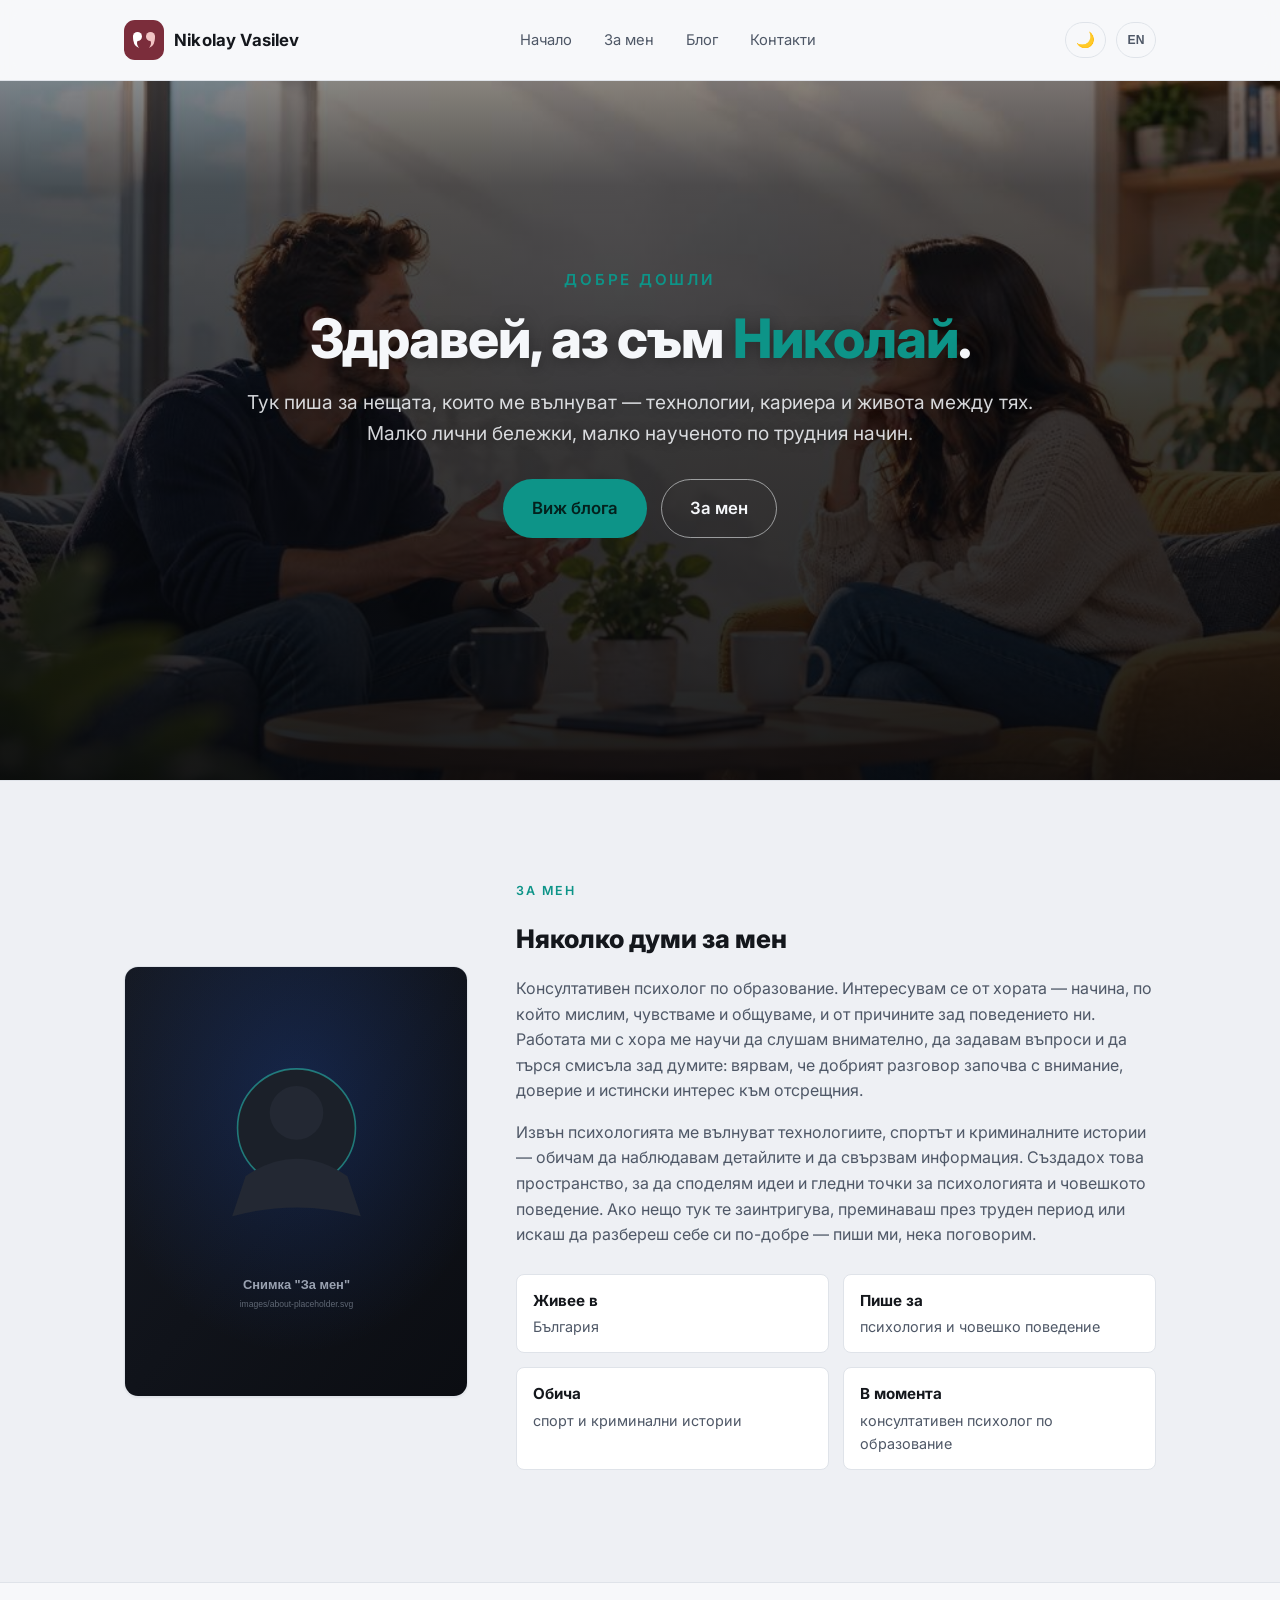
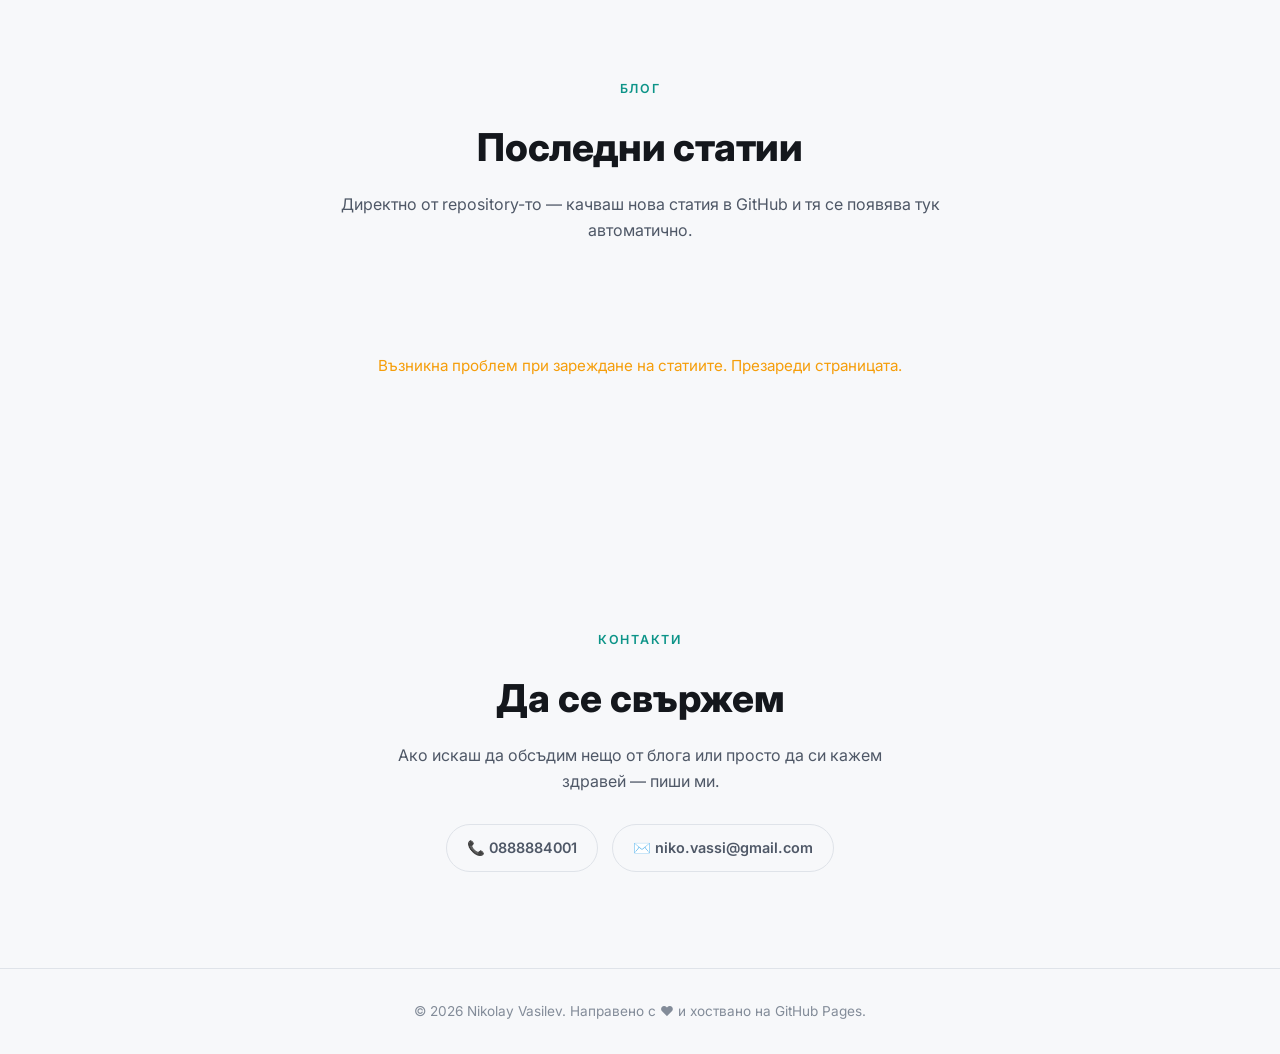
<file: index.html>
<!DOCTYPE html>
<html lang="bg">
<head>
<meta charset="UTF-8">
<meta name="viewport" content="width=device-width, initial-scale=1.0">
<title>Nikolay Vasilev — личен блог</title>
<meta name="description" content="Личен блог на Николай Василев — мисли за технологии, кариера и живота.">
<link rel="icon" type="image/svg+xml" href="images/favicon.svg">
<script>
(function () {
  try {
    var t = localStorage.getItem('nv-theme');
    if (t !== 'light' && t !== 'dark') {
      t = (window.matchMedia && window.matchMedia('(prefers-color-scheme: light)').matches) ? 'light' : 'dark';
    }
    document.documentElement.setAttribute('data-theme', t);
  } catch (e) {
    document.documentElement.setAttribute('data-theme', 'dark');
  }
})();
</script>
<link rel="preconnect" href="https://fonts.googleapis.com">
<link rel="preconnect" href="https://fonts.gstatic.com" crossorigin>
<link href="https://fonts.googleapis.com/css2?family=Inter:wght@400;500;600;700;800&display=swap" rel="stylesheet">
<link rel="stylesheet" href="styles.css">
</head>
<body>

<header class="site-header" id="siteHeader">
  <div class="container">
    <a href="#home" class="brand">
      <img src="images/natter-space-icon.svg" alt="Nikolay Vasilev" height="40" class="brand-logo">
      <span>Nikolay Vasilev</span>
    </a>
    <nav>
      <ul class="nav-links" id="navLinks">
        <li><a href="#home" class="nav-link" data-i18n="nav.home">Начало</a></li>
        <li><a href="#about" class="nav-link" data-i18n="nav.about">За мен</a></li>
        <li><a href="#blog" class="nav-link" data-i18n="nav.blog">Блог</a></li>
        <li><a href="#contact" class="nav-link" data-i18n="nav.contact">Контакти</a></li>
      </ul>
    </nav>
    <div class="nav-controls">
      <button class="icon-btn" id="themeToggle" type="button" aria-label="Смени темата" title="Смени темата">🌙</button>
      <button class="icon-btn lang-btn" id="langToggle" type="button" aria-label="Смени езика" title="Смени езика">EN</button>
    </div>
    <button class="nav-toggle" id="navToggle" aria-label="Меню" aria-expanded="false">
      <span></span><span></span><span></span>
    </button>
  </div>
</header>

<main>

  <section class="hero" id="home">
    <div class="hero-media">
      <img src="images/hero-photo.jpg" alt="Николай Василев">
    </div>
    <div class="hero-scrim" aria-hidden="true"></div>
    <div class="container">
      <div class="hero-content reveal in-view">
        <span class="eyebrow" data-i18n="hero.eyebrow">Добре дошли</span>
        <h1 class="hero-title" id="heroTitle">Здравей, аз съм <span class="accent">Николай</span>.</h1>
        <p class="hero-subtitle" data-i18n="hero.subtitle">Тук пиша за нещата, които ме вълнуват — технологии, кариера и живота между тях. Малко лични бележки, малко наученото по трудния начин.</p>
        <div class="hero-actions">
          <a href="#blog" class="btn btn-primary" data-i18n="hero.cta.blog">Виж блога</a>
          <a href="#about" class="btn btn-ghost" data-i18n="hero.cta.about">За мен</a>
        </div>
      </div>
    </div>
  </section>

  <section class="about" id="about">
    <div class="container about-grid">
      <div class="about-photo reveal">
        <img src="images/about-placeholder.svg" alt="Николай Василев">
      </div>
      <div class="about-text reveal">
        <span class="eyebrow" data-i18n="about.eyebrow">За мен</span>
        <h3 data-i18n="about.heading">Няколко думи за мен</h3>
        <p data-i18n="about.p1">
          Консултативен психолог по образование. Интересувам се от хората — начина, по който мислим, чувстваме и общуваме, и от причините зад поведението ни. Работата ми с хора ме научи да слушам внимателно, да задавам въпроси и да търся смисъла зад думите: вярвам, че добрият разговор започва с внимание, доверие и истински интерес към отсрещния.
        </p>
        <p data-i18n="about.p2">
          Извън психологията ме вълнуват технологиите, спортът и криминалните истории — обичам да наблюдавам детайлите и да свързвам информация. Създадох това пространство, за да споделям идеи и гледни точки за психологията и човешкото поведение. Ако нещо тук те заинтригува, преминаваш през труден период или искаш да разбереш себе си по-добре — пиши ми, нека поговорим.
        </p>
        <ul class="about-facts">
          <li><strong data-i18n="about.fact1.label">Живее в</strong><span data-i18n="about.fact1.value">България</span></li>
          <li><strong data-i18n="about.fact2.label">Пише за</strong><span data-i18n="about.fact2.value">психология и човешко поведение</span></li>
          <li><strong data-i18n="about.fact3.label">Обича</strong><span data-i18n="about.fact3.value">спорт и криминални истории</span></li>
          <li><strong data-i18n="about.fact4.label">В момента</strong><span data-i18n="about.fact4.value">консултативен психолог по образование</span></li>
        </ul>
      </div>
    </div>
  </section>

  <section id="blog">
    <div class="container">
      <div class="section-head reveal">
        <span class="eyebrow" data-i18n="blog.eyebrow">Блог</span>
        <h2 data-i18n="blog.heading">Последни статии</h2>
        <p data-i18n="blog.desc">Директно от repository-то — качваш нова статия в GitHub и тя се появява тук автоматично.</p>
      </div>
      <div class="blog-grid" id="blogGrid">
        <p class="empty-msg" data-i18n="blog.loading">Зареждане на статиите…</p>
      </div>
    </div>
  </section>

  <section class="contact" id="contact">
    <div class="container">
      <span class="eyebrow" data-i18n="contact.eyebrow">Контакти</span>
      <h2 data-i18n="contact.heading">Да се свържем</h2>
      <p data-i18n="contact.desc">Ако искаш да обсъдим нещо от блога или просто да си кажем здравей — пиши ми.</p>
      <div class="social-links">
        <span data-i18n="contact.phone">📞 0888884001</span>
        <span data-i18n="contact.email">✉️ niko.vassi@gmail.com</span>
      </div>
    </div>
  </section>

</main>

<footer class="site-footer">
  <div class="container">
    &copy; <span id="year"></span> Nikolay Vasilev. <span data-i18n="footer.tagline">Направено с ♥ и хоствано на GitHub Pages.</span>
  </div>
</footer>

<script src="script.js"></script>
</body>
</html>
</file>
<file: styles.css>
/* =========================================================================
   Nikolay Vasilev — personal blog
   Dark, modern, minimal theme.
   ========================================================================= */

:root {
  --bg: #0b0d12;
  --bg-alt: #10131a;
  --surface: #151922;
  --surface-hover: #1b2029;
  --border: #232833;
  --text: #f2f3f5;
  --text-muted: #9aa2b1;
  --text-faint: #5f6774;
  --accent: #2dd4bf;
  --accent-soft: rgba(45, 212, 191, 0.12);
  --accent-strong: #5eead4;
  --max-width: 1080px;
  --radius: 14px;
  --radius-sm: 8px;
  font-size: 16px;
}

/* ---------------- Light theme override ----------------
   Toggled via [data-theme="light"] on <html> (see the anti-flash
   inline script in <head> and the theme logic in script.js). */
:root[data-theme="light"] {
  --bg: #f7f8fa;
  --bg-alt: #eef0f4;
  --surface: #ffffff;
  --surface-hover: #f1f3f6;
  --border: #dfe3e9;
  --text: #14171c;
  --text-muted: #4f5867;
  --text-faint: #838c99;
  --accent: #0d9488;
  --accent-soft: rgba(13, 148, 136, 0.10);
  --accent-strong: #0f766e;
}

:root[data-theme="light"] .site-header {
  background: rgba(247, 248, 250, 0.85);
  backdrop-filter: blur(10px);
  border-bottom-color: var(--border);
}

:root[data-theme="light"] .site-header.scrolled {
  background: rgba(247, 248, 250, 0.85);
}

:root[data-theme="light"] .article-body {
  color: #333a46;
}

:root[data-theme="light"] .about-photo {
  box-shadow: 0 1px 2px rgba(20, 23, 28, 0.06);
}

:root[data-theme="light"] .post-card {
  box-shadow: 0 1px 2px rgba(20, 23, 28, 0.04);
}

* {
  box-sizing: border-box;
}

html {
  scroll-behavior: smooth;
}

body {
  margin: 0;
  background: var(--bg);
  color: var(--text);
  font-family: "Inter", -apple-system, BlinkMacSystemFont, "Segoe UI", Roboto, sans-serif;
  line-height: 1.6;
  -webkit-font-smoothing: antialiased;
  transition: background-color 0.25s ease, color 0.25s ease;
}

.site-header,
.post-card,
.about-facts li,
.about-photo,
.hero-portrait,
.site-footer,
.article-body code,
.article-body pre,
.social-links a,
.btn-ghost,
.icon-btn {
  transition: background-color 0.25s ease, color 0.25s ease, border-color 0.25s ease;
}

img {
  max-width: 100%;
  display: block;
}

a {
  color: inherit;
  text-decoration: none;
}

.container {
  max-width: var(--max-width);
  margin: 0 auto;
  padding: 0 24px;
}

section {
  padding: 96px 0;
}

/* ---------------- Header / nav ---------------- */
.site-header {
  position: fixed;
  top: 0;
  left: 0;
  right: 0;
  z-index: 100;
  padding: 20px 0;
  background: rgba(11, 13, 18, 0.85);
  backdrop-filter: blur(10px);
  transition: background 0.3s ease, border-color 0.3s ease, padding 0.3s ease;
  border-bottom: 1px solid var(--border);
}

.site-header.scrolled {
  background: rgba(11, 13, 18, 0.85);
  backdrop-filter: blur(10px);
  border-bottom-color: var(--border);
  padding: 14px 0;
}

.site-header .container {
  display: flex;
  align-items: center;
  justify-content: space-between;
}

.brand {
  display: flex;
  align-items: center;
  gap: 10px;
  font-weight: 700;
  font-size: 1.05rem;
  letter-spacing: 0.01em;
}

.brand-mark {
  width: 34px;
  height: 34px;
  border-radius: 9px;
  background: linear-gradient(135deg, var(--accent) 0%, #2563eb 100%);
  display: flex;
  align-items: center;
  justify-content: center;
  font-weight: 800;
  font-size: 0.85rem;
  color: #04121a;
}

.nav-links {
  display: flex;
  align-items: center;
  gap: 32px;
  list-style: none;
  margin: 0;
  padding: 0;
}

.nav-link {
  font-size: 0.92rem;
  color: var(--text-muted);
  transition: color 0.2s ease;
  position: relative;
}

.nav-link:hover,
.nav-link.active {
  color: var(--text);
}

.nav-toggle {
  display: none;
  flex-direction: column;
  gap: 5px;
  background: none;
  border: none;
  cursor: pointer;
  padding: 6px;
}

.nav-toggle span {
  width: 22px;
  height: 2px;
  background: var(--text);
  transition: transform 0.25s ease, opacity 0.25s ease;
}

.nav-toggle.open span:nth-child(1) {
  transform: translateY(7px) rotate(45deg);
}
.nav-toggle.open span:nth-child(2) {
  opacity: 0;
}
.nav-toggle.open span:nth-child(3) {
  transform: translateY(-7px) rotate(-45deg);
}

/* ---------------- Theme / language toggles ---------------- */
.nav-controls {
  display: flex;
  align-items: center;
  gap: 10px;
  margin-left: 28px;
}

.icon-btn {
  display: inline-flex;
  align-items: center;
  justify-content: center;
  min-width: 36px;
  height: 36px;
  padding: 0 10px;
  border-radius: 999px;
  border: 1px solid var(--border);
  background: transparent;
  color: var(--text-muted);
  cursor: pointer;
  font-size: 0.95rem;
  line-height: 1;
}

.icon-btn.lang-btn {
  font-size: 0.76rem;
  font-weight: 700;
  letter-spacing: 0.03em;
}

.icon-btn:hover {
  border-color: var(--accent);
  color: var(--accent);
}

/* ---------------- Hero ---------------- */
.hero {
  position: relative;
  min-height: 780px;
  display: flex;
  align-items: center;
  padding-top: 81px;
  padding-bottom: 56px;
  overflow: hidden;
  isolation: isolate;
}

.hero-media {
  position: absolute;
  top: 81px;
  left: 0;
  right: 0;
  bottom: 0;
  z-index: 0;
}

.hero-media img {
  width: 100%;
  height: 100%;
  object-fit: cover;
  object-position: center 50%;
  display: block;
}

.hero-scrim {
  position: absolute;
  top: 81px;
  left: 0;
  right: 0;
  bottom: 0;
  z-index: 1;
  background: linear-gradient(0deg,
    rgba(6, 8, 12, 0.92) 0%,
    rgba(6, 8, 12, 0.86) 15%,
    rgba(6, 8, 12, 0.80) 50%,
    rgba(6, 8, 12, 0.70) 85%,
    rgba(6, 8, 12, 0.48) 100%);
}

.hero .container {
  position: relative;
  z-index: 2;
}

.hero-content {
  max-width: 820px;
  margin: 0 auto;
  text-align: center;
}

.eyebrow {
  display: inline-block;
  font-size: 0.78rem;
  letter-spacing: 0.14em;
  text-transform: uppercase;
  color: var(--accent);
  font-weight: 600;
  margin-bottom: 18px;
}

.hero .eyebrow {
  font-size: 0.95rem;
  letter-spacing: 0.18em;
  margin-bottom: 16px;
}

.hero-title {
  font-size: 3.4rem;
  font-weight: 800;
  line-height: 1.08;
  margin: 0 0 20px;
  letter-spacing: -0.02em;
  color: #f5f7fa;
  text-shadow: 0 2px 16px rgba(0, 0, 0, 0.35);
}

.hero-title .accent {
  color: var(--accent);
}

.hero-subtitle {
  font-size: 1.2rem;
  color: rgba(245, 247, 250, 0.86);
  max-width: 72ch;
  margin: 0 0 30px;
  text-shadow: 0 1px 12px rgba(0, 0, 0, 0.3);
}

.hero-actions {
  display: flex;
  gap: 14px;
  flex-wrap: wrap;
  justify-content: center;
}

.hero-actions .btn {
  font-size: 1.05rem;
  padding: 15px 28px;
}

.hero .btn-ghost {
  border-color: rgba(245, 247, 250, 0.55);
  color: #f5f7fa;
}

.hero .btn-ghost:hover {
  border-color: var(--accent);
  color: var(--accent);
}

/* ---------------- Buttons ---------------- */
.btn {
  display: inline-flex;
  align-items: center;
  gap: 8px;
  padding: 13px 24px;
  border-radius: 999px;
  font-weight: 600;
  font-size: 0.95rem;
  border: 1px solid transparent;
  cursor: pointer;
  transition: transform 0.15s ease, background 0.2s ease, border-color 0.2s ease;
}

.btn:hover {
  transform: translateY(-1px);
}

.btn-primary {
  background: var(--accent);
  color: #04211d;
}

.btn-primary:hover {
  background: var(--accent-strong);
}

.btn-ghost {
  background: transparent;
  border-color: var(--border);
  color: var(--text);
}

.btn-ghost:hover {
  border-color: var(--accent);
  color: var(--accent);
}

/* ---------------- Section headings ---------------- */
.section-head {
  text-align: center;
  max-width: 640px;
  margin: 0 auto 56px;
}

.section-head .eyebrow {
  display: block;
}

.section-head h2 {
  font-size: clamp(1.8rem, 3vw, 2.4rem);
  margin: 0 0 14px;
  font-weight: 800;
  letter-spacing: -0.01em;
}

.section-head p {
  color: var(--text-muted);
  margin: 0;
}

/* ---------------- About ---------------- */
.about {
  background: var(--bg-alt);
  border-top: 1px solid var(--border);
  border-bottom: 1px solid var(--border);
}

.about-grid {
  display: grid;
  grid-template-columns: 0.7fr 1.3fr;
  gap: 48px;
  align-items: center;
}

.about-photo {
  border-radius: var(--radius);
  overflow: hidden;
  border: 1px solid var(--border);
  aspect-ratio: 4 / 5;
}

.about-photo img {
  width: 100%;
  height: 100%;
  object-fit: cover;
}

.about-text h3 {
  font-size: 1.6rem;
  margin: 0 0 16px;
  font-weight: 800;
}

.about-text p {
  color: var(--text-muted);
  margin: 0 0 16px;
}

.about-facts {
  display: grid;
  grid-template-columns: repeat(2, 1fr);
  gap: 14px;
  margin-top: 26px;
  list-style: none;
  padding: 0;
}

.about-facts li {
  background: var(--surface);
  border: 1px solid var(--border);
  border-radius: var(--radius-sm);
  padding: 14px 16px;
  font-size: 0.9rem;
  color: var(--text-muted);
}

.about-facts li strong {
  display: block;
  color: var(--text);
  font-size: 0.95rem;
  margin-bottom: 2px;
}

/* ---------------- Blog list ---------------- */
.blog-grid {
  display: grid;
  grid-template-columns: repeat(3, 1fr);
  gap: 24px;
}

.post-card {
  background: var(--surface);
  border: 1px solid var(--border);
  border-radius: var(--radius);
  overflow: hidden;
  transition: transform 0.2s ease, border-color 0.2s ease, background 0.2s ease;
  display: flex;
  flex-direction: column;
}

.post-card:hover {
  transform: translateY(-4px);
  border-color: var(--accent);
  background: var(--surface-hover);
}

.post-cover {
  aspect-ratio: 16 / 10;
  overflow: hidden;
  background: var(--bg-alt);
}

.post-cover img {
  width: 100%;
  height: 100%;
  object-fit: cover;
}

.post-body {
  padding: 20px 22px 24px;
  display: flex;
  flex-direction: column;
  gap: 10px;
  flex: 1;
}

.post-date {
  font-size: 0.78rem;
  color: var(--accent);
  font-weight: 600;
  letter-spacing: 0.04em;
  text-transform: uppercase;
}

.post-title {
  font-size: 1.12rem;
  font-weight: 700;
  margin: 0;
  line-height: 1.35;
}

.post-excerpt {
  font-size: 0.92rem;
  color: var(--text-muted);
  margin: 0;
  flex: 1;
}

.post-readmore {
  font-size: 0.88rem;
  font-weight: 600;
  color: var(--accent);
  margin-top: 4px;
}

.empty-msg,
.error-msg {
  grid-column: 1 / -1;
  text-align: center;
  color: var(--text-faint);
  padding: 40px 0;
  font-size: 0.95rem;
}

.error-msg {
  color: #f59e0b;
}

/* ---------------- Contact ---------------- */
.contact {
  text-align: center;
}

.contact h2 {
  font-size: clamp(1.8rem, 3vw, 2.4rem);
  font-weight: 800;
  margin: 0 0 14px;
}

.contact p {
  color: var(--text-muted);
  max-width: 50ch;
  margin: 0 auto 30px;
}

.social-links {
  display: flex;
  justify-content: center;
  gap: 14px;
  flex-wrap: wrap;
}

.social-links a,
.social-links span {
  display: inline-flex;
  align-items: center;
  gap: 8px;
  padding: 11px 20px;
  border-radius: 999px;
  border: 1px solid var(--border);
  font-size: 0.9rem;
  font-weight: 600;
  color: var(--text-muted);
  transition: border-color 0.2s ease, color 0.2s ease;
}

.social-links a:hover {
  border-color: var(--accent);
  color: var(--accent);
}

/* ---------------- Footer ---------------- */
.site-footer {
  border-top: 1px solid var(--border);
  padding: 32px 0;
  text-align: center;
  color: var(--text-faint);
  font-size: 0.85rem;
}

/* ---------------- Article page (post.html) ---------------- */
.article-header {
  padding: 150px 0 40px;
  text-align: center;
}

.article-header .post-date {
  display: block;
  margin-bottom: 14px;
}

.article-header h1 {
  font-size: clamp(2rem, 4vw, 2.8rem);
  font-weight: 800;
  letter-spacing: -0.01em;
  margin: 0 0 16px;
  line-height: 1.2;
}

.back-link {
  display: inline-flex;
  align-items: center;
  gap: 6px;
  color: var(--text-muted);
  font-size: 0.9rem;
  margin-bottom: 22px;
}

.back-link:hover {
  color: var(--accent);
}

.article-cover {
  max-width: var(--max-width);
  margin: 0 auto 48px;
  padding: 0 24px;
}

.article-cover img {
  width: 100%;
  border-radius: var(--radius);
  border: 1px solid var(--border);
  aspect-ratio: 16 / 8;
  object-fit: cover;
}

.article-body {
  max-width: 720px;
  margin: 0 auto;
  padding: 0 24px 100px;
  font-size: 1.05rem;
  color: #d6dae2;
}

.article-body h2 {
  font-size: 1.5rem;
  font-weight: 800;
  margin: 40px 0 16px;
  color: var(--text);
}

.article-body h3 {
  font-size: 1.2rem;
  font-weight: 700;
  margin: 32px 0 14px;
  color: var(--text);
}

.article-body p {
  margin: 0 0 20px;
}

.article-body a {
  color: var(--accent);
  text-decoration: underline;
  text-decoration-color: rgba(45, 212, 191, 0.4);
}

.article-body ul,
.article-body ol {
  margin: 0 0 20px;
  padding-left: 22px;
}

.article-body li {
  margin-bottom: 8px;
}

.article-body img {
  border-radius: var(--radius-sm);
  margin: 24px 0;
  border: 1px solid var(--border);
}

.article-body blockquote {
  margin: 24px 0;
  padding: 4px 20px;
  border-left: 3px solid var(--accent);
  color: var(--text-muted);
  font-style: italic;
}

.article-body code {
  background: var(--surface);
  border: 1px solid var(--border);
  border-radius: 5px;
  padding: 2px 6px;
  font-size: 0.88em;
  font-family: "SFMono-Regular", Consolas, monospace;
}

.article-body pre {
  background: var(--surface);
  border: 1px solid var(--border);
  border-radius: var(--radius-sm);
  padding: 18px 20px;
  overflow-x: auto;
  margin: 0 0 20px;
}

.article-body pre code {
  background: none;
  border: none;
  padding: 0;
}

.article-body hr {
  border: none;
  border-top: 1px solid var(--border);
  margin: 40px 0;
}

.article-footer {
  max-width: 720px;
  margin: 0 auto;
  padding: 0 24px 90px;
  text-align: center;
}

/* ---------------- Reveal on scroll ---------------- */
.reveal {
  opacity: 0;
  transform: translateY(18px);
  transition: opacity 0.6s ease, transform 0.6s ease;
}

.reveal.in-view {
  opacity: 1;
  transform: translateY(0);
}

/* ---------------- Responsive ---------------- */
@media (max-width: 900px) {
  .hero .container {
    grid-template-columns: 1fr;
  }

  .hero {
    min-height: 780px;
    padding-top: 81px;
    padding-bottom: 56px;
  }

  .hero-media img {
    object-position: center 50%;
  }

  .hero-content {
    max-width: 100%;
  }

  .hero-title {
    font-size: 2.3rem;
    margin: 0 0 14px;
  }

  .hero-subtitle {
    font-size: 1.05rem;
    max-width: 50ch;
    margin: 0 0 22px;
  }

  .hero-scrim {
    background: linear-gradient(0deg,
      rgba(6, 8, 12, 0.92) 0%,
      rgba(6, 8, 12, 0.86) 15%,
      rgba(6, 8, 12, 0.80) 50%,
      rgba(6, 8, 12, 0.70) 85%,
      rgba(6, 8, 12, 0.48) 100%);
  }

  .about-grid {
    grid-template-columns: 1fr;
  }

  .about-photo {
    max-width: 320px;
    margin: 0 auto;
  }

  .blog-grid {
    grid-template-columns: repeat(2, 1fr);
  }
}

@media (max-width: 720px) {
  .nav-links {
    position: fixed;
    top: 64px;
    left: 16px;
    right: 16px;
    background: var(--bg-alt);
    border: 1px solid var(--border);
    border-radius: var(--radius);
    flex-direction: column;
    align-items: flex-start;
    padding: 18px;
    gap: 16px;
    transform: translateY(-12px);
    opacity: 0;
    pointer-events: none;
    transition: transform 0.2s ease, opacity 0.2s ease;
  }

  .nav-links.open {
    transform: translateY(0);
    opacity: 1;
    pointer-events: auto;
  }

  .nav-toggle {
    display: flex;
  }

  .nav-controls {
    margin-left: 12px;
    gap: 8px;
  }

  section {
    padding: 72px 0;
  }

  .blog-grid {
    grid-template-columns: 1fr;
  }
}

@media (max-width: 380px) {
  .icon-btn {
    min-width: 32px;
    height: 32px;
    padding: 0 8px;
    font-size: 0.85rem;
  }
}
</file>
